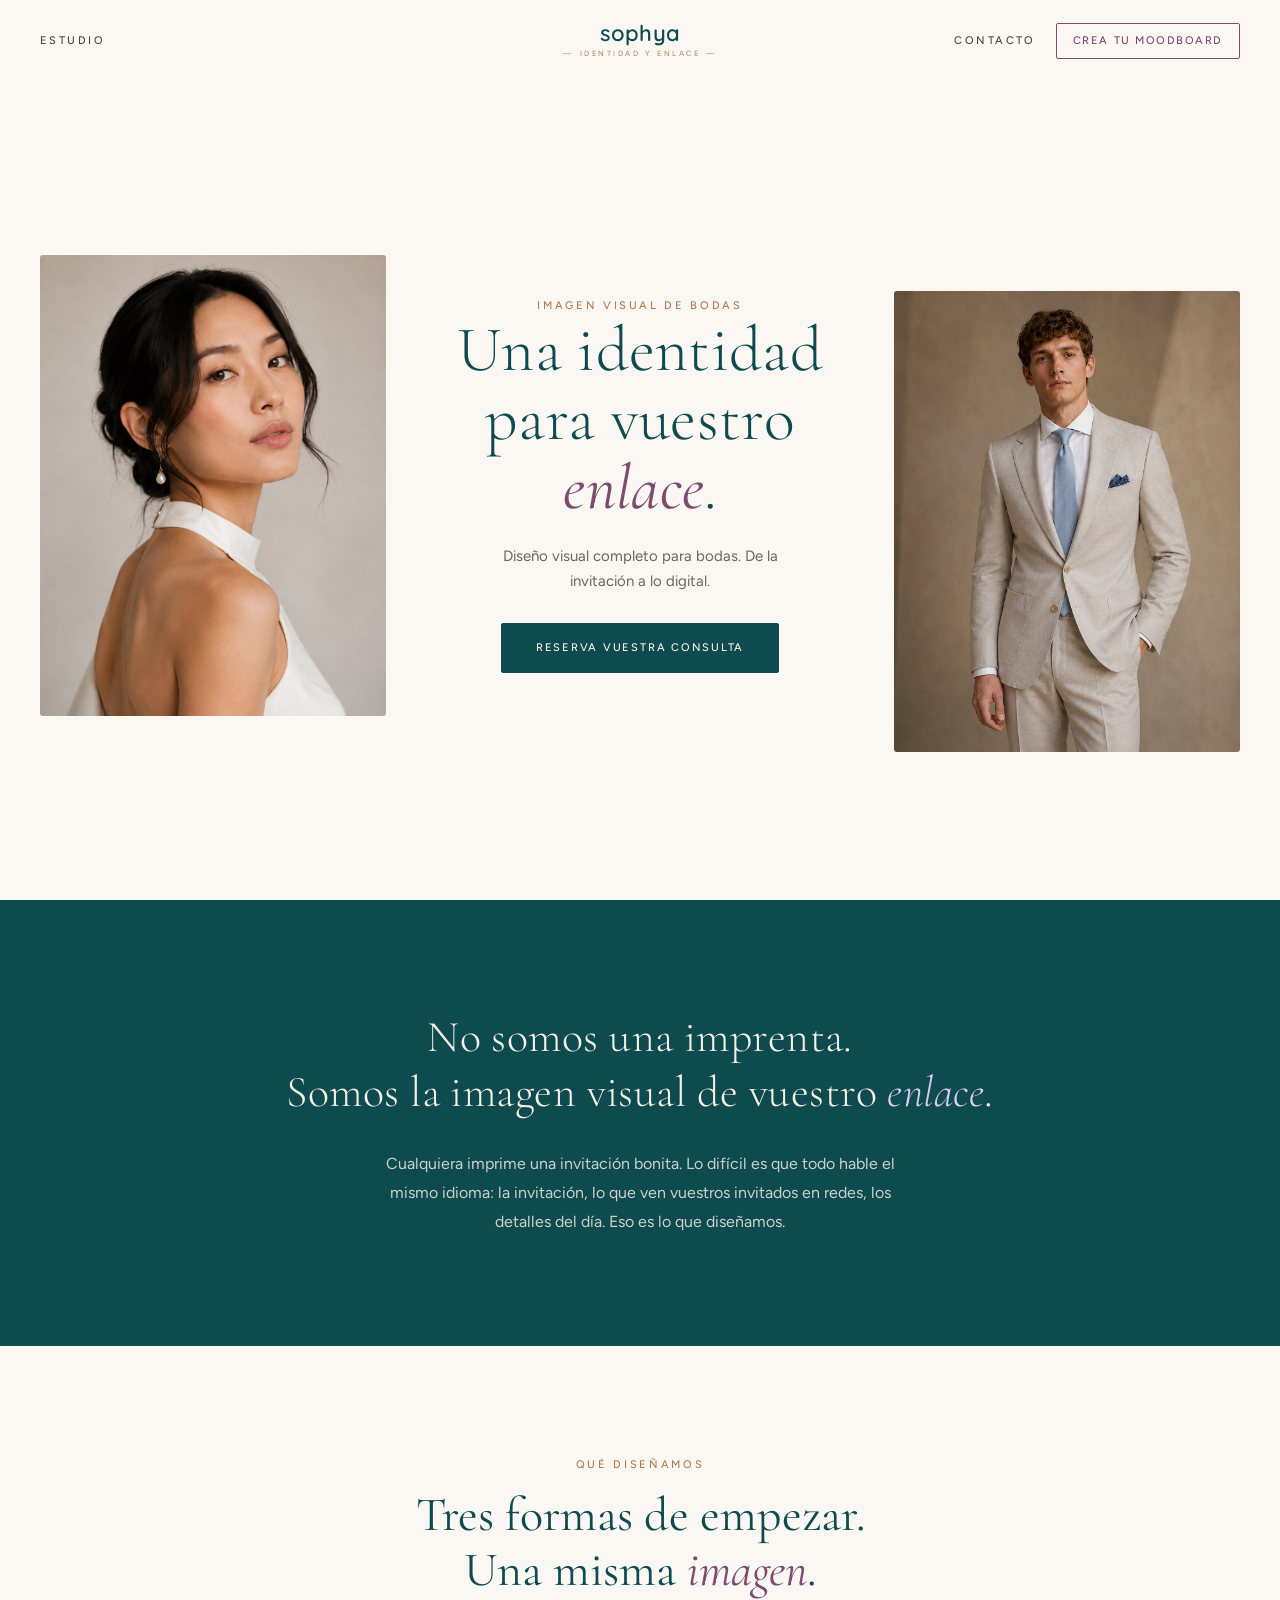
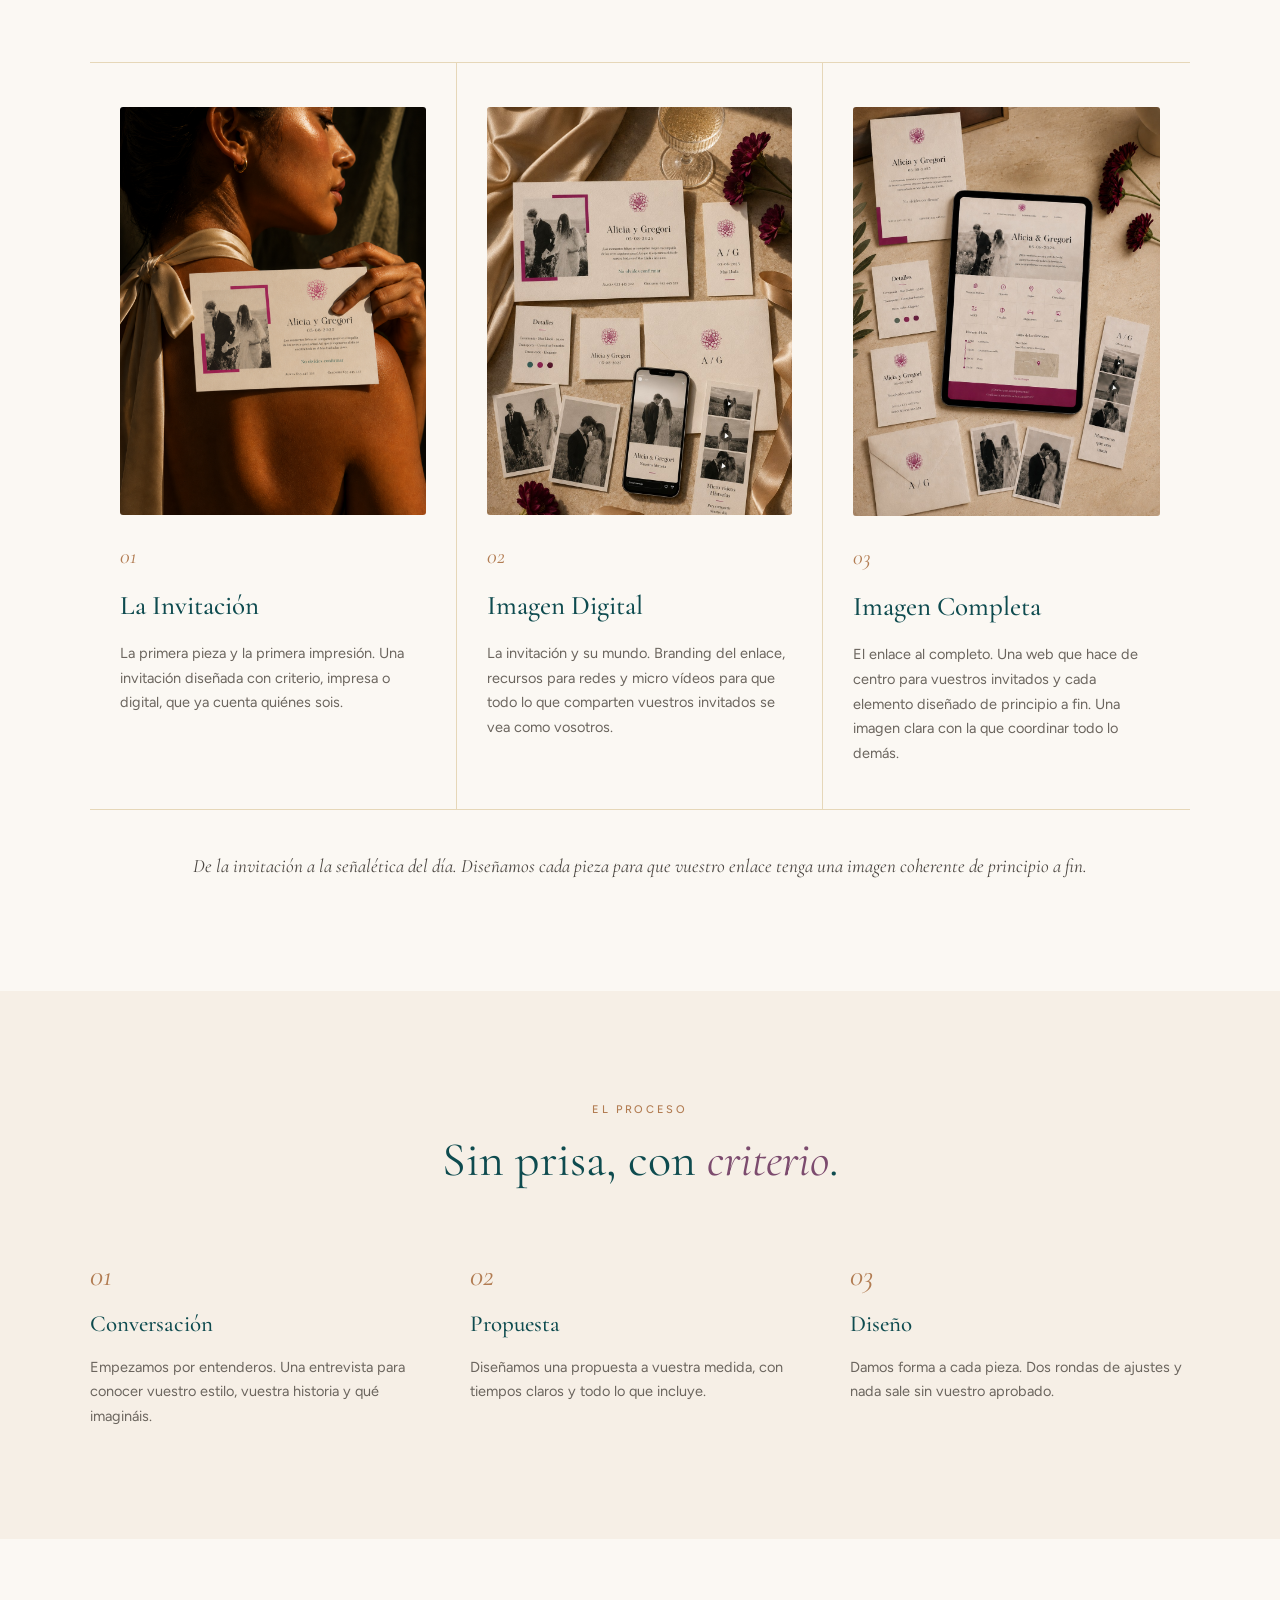
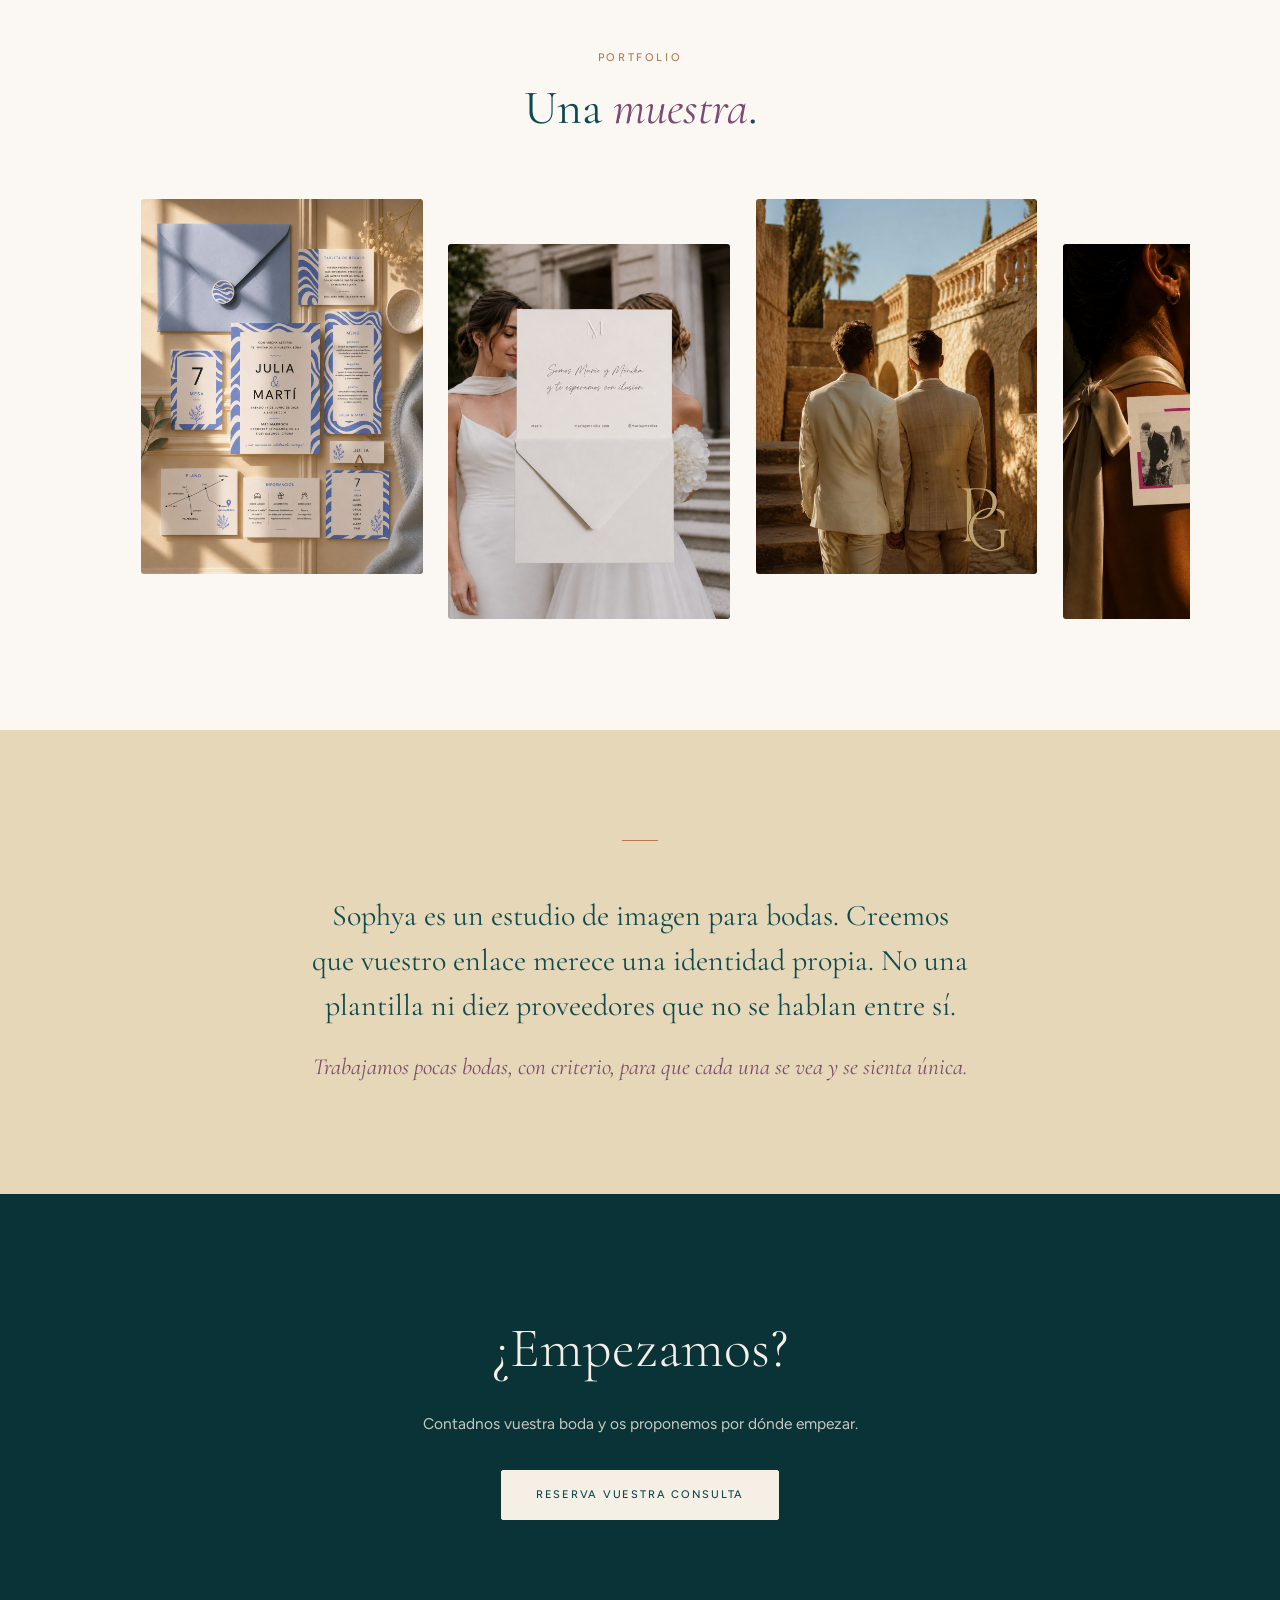
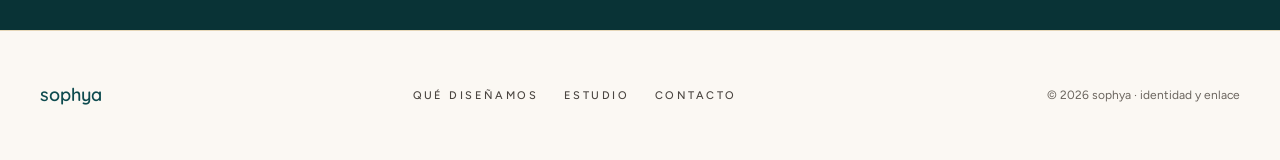
<file: index.html>
<!DOCTYPE html>
<html lang="es">
<head>
<meta charset="UTF-8">
<meta name="viewport" content="width=device-width, initial-scale=1.0">
<title>sophya — identidad y enlace</title>
<link rel="icon" type="image/png" href="images/icon-sophya.png">
<link rel="apple-touch-icon" href="images/icon-sophya.png">
<meta name="description" content="Sophya — imagen visual completa para bodas. Papelería, identidad y recursos digitales para que vuestro enlace se vea y se sienta único.">

<meta property="og:title" content="sophya — identidad y enlace">
<meta property="og:description" content="Imagen visual completa para bodas. De la invitación a lo digital.">
<meta property="og:type" content="website">
<meta property="og:image" content="images/hero-novia.png">
<meta name="theme-color" content="#0E4B4F">

<link rel="preconnect" href="https://fonts.googleapis.com">
<link rel="preconnect" href="https://fonts.gstatic.com" crossorigin>
<link href="https://fonts.googleapis.com/css2?family=Cormorant+Garamond:ital,wght@0,300;0,400;0,500;1,400;1,500&family=Figtree:wght@400;500&family=Quicksand:wght@500;600&display=swap" rel="stylesheet">

<style>
  :root {
    --teal: #0E4B4F;
    --teal-deep: #093336;
    --malva: #7C4B6E;
    --lila: #DCCCEC;
    --cobre: #B27C52;
    --crema: #F6EFE6;
    --arena: #E6D7B8;
    --white: #FBF8F3;
    --fg: #2A2622;
    --fg-muted: #4A4540;
    --fg-subtle: #6B655E;
    --line: #E6D7B8;

    --display: 'Cormorant Garamond', Georgia, serif;
    --sans: 'Figtree', -apple-system, BlinkMacSystemFont, sans-serif;
    --logo: 'Quicksand', var(--sans);
  }

  * { margin: 0; padding: 0; box-sizing: border-box; }

  html { scroll-behavior: smooth; }

  body {
    background: var(--white);
    color: var(--fg);
    font-family: var(--sans);
    font-size: 16px;
    line-height: 1.6;
    -webkit-font-smoothing: antialiased;
    -moz-osx-font-smoothing: grayscale;
  }

  .cap {
    font-family: var(--sans);
    font-size: 11px;
    font-weight: 500;
    letter-spacing: 0.24em;
    text-transform: uppercase;
    color: var(--cobre);
  }

  /* ---------- Reveal on scroll ---------- */
  .reveal {
    opacity: 0;
    transform: translateY(16px);
    transition: opacity 2.2s cubic-bezier(0.25, 0, 0.15, 1), transform 2.2s cubic-bezier(0.25, 0, 0.15, 1);
    will-change: opacity, transform;
  }
  .reveal.in { opacity: 1; transform: none; }
  @media (prefers-reduced-motion: reduce) {
    .reveal { opacity: 1; transform: none; transition: none; }
    html { scroll-behavior: auto; }
  }

  /* ---------- Nav ---------- */
  header {
    position: fixed;
    top: 0; left: 0; right: 0;
    display: grid;
    grid-template-columns: 1fr auto 1fr;
    align-items: center;
    padding: 22px 40px;
    z-index: 50;
    background: rgba(251, 248, 243, 0.82);
    backdrop-filter: blur(8px);
    border-bottom: 0.5px solid transparent;
    transition: border-color 0.4s ease, padding 0.4s ease;
  }
  header.scrolled { border-bottom-color: var(--line); padding: 16px 40px; }
  .nav-link {
    font-size: 11px;
    font-weight: 500;
    letter-spacing: 0.22em;
    text-transform: uppercase;
    color: var(--fg-muted);
    text-decoration: none;
    transition: color 0.3s ease;
  }
  .nav-link:hover { color: var(--teal); }
  .nav-moodboard {
    font-size: 11px;
    font-weight: 500;
    letter-spacing: 0.14em;
    text-transform: uppercase;
    text-decoration: none;
    color: var(--malva);
    border: 1px solid var(--malva);
    padding: 8px 16px;
    border-radius: 2px;
    transition: background 0.3s ease, color 0.3s ease;
    white-space: nowrap;
  }
  .nav-moodboard:hover { background: var(--malva); color: var(--white); }
  .nav-left { justify-self: start; }
  .nav-right { justify-self: end; display: flex; align-items: center; gap: 20px; }

  /* Hamburger */
  .nav-toggle {
    display: none;
    flex-direction: column;
    justify-content: center;
    gap: 5px;
    background: none;
    border: none;
    cursor: pointer;
    padding: 4px;
    justify-self: end;
  }
  .nav-toggle span {
    display: block;
    width: 22px;
    height: 1.5px;
    background: var(--teal);
    transition: transform 0.3s, opacity 0.3s;
  }
  .nav-toggle.open span:nth-child(1) { transform: translateY(6.5px) rotate(45deg); }
  .nav-toggle.open span:nth-child(2) { opacity: 0; }
  .nav-toggle.open span:nth-child(3) { transform: translateY(-6.5px) rotate(-45deg); }

  /* Mobile overlay */
  .nav-mobile {
    display: none;
    position: fixed;
    inset: 0;
    background: var(--white);
    z-index: 48;
    flex-direction: column;
    align-items: center;
    justify-content: center;
    gap: 40px;
  }
  .nav-mobile.open { display: flex; }
  .nav-mobile .nav-link { font-size: 13px; letter-spacing: 0.22em; }
  .nav-mobile .nav-moodboard { font-size: 12px; }
  .brand { justify-self: center; text-align: center; text-decoration: none; }
  .brand .mark {
    display: block;
    font-family: var(--logo);
    font-weight: 600;
    font-size: 22px;
    letter-spacing: 0.01em;
    color: var(--teal);
    line-height: 1;
  }
  .brand .tag {
    display: block;
    margin-top: 4px;
    font-size: 7.5px;
    letter-spacing: 0.34em;
    text-transform: uppercase;
    color: var(--cobre);
  }
  .brand .tag::before, .brand .tag::after { content: "—"; margin: 0 6px; color: var(--cobre); }

  /* ---------- Hero ---------- */
  .hero {
    min-height: 100vh;
    display: grid;
    grid-template-columns: 1fr 1.25fr 1fr;
    align-items: center;
    gap: 3vw;
    padding: 130px 40px 60px;
  }
  .hero-img {
    aspect-ratio: 3 / 4;
    object-fit: cover;
    width: 100%;
    display: block;
    border-radius: 3px;
  }
  .hero-img.delay { margin-top: 8vh; }
  .hero-copy { text-align: center; padding: 0 12px; }
  .hero-copy h1 {
    font-family: var(--display);
    font-weight: 300;
    font-size: clamp(38px, 5vw, 64px);
    line-height: 1.08;
    color: var(--teal);
    letter-spacing: 0.005em;
  }
  .hero-copy h1 em { font-style: italic; font-weight: 400; color: var(--malva); }
  .hero-copy p.sub {
    margin-top: 22px;
    font-size: 15px;
    line-height: 1.65;
    color: var(--fg-subtle);
    max-width: 30ch;
    margin-left: auto;
    margin-right: auto;
  }

  /* ---------- Buttons ---------- */
  .btn {
    display: inline-block;
    font-family: var(--sans);
    font-size: 11px;
    font-weight: 500;
    letter-spacing: 0.16em;
    text-transform: uppercase;
    text-decoration: none;
    padding: 15px 34px;
    border-radius: 2px;
    transition: background 0.3s ease, color 0.3s ease, border-color 0.3s ease;
    cursor: pointer;
    border: 1px solid var(--teal);
  }
  .btn-solid { background: var(--teal); color: var(--crema); }
  .btn-solid:hover { background: var(--teal-deep); border-color: var(--teal-deep); }
  .btn-solid.on-deep { border-color: var(--crema); background: var(--crema); color: var(--teal); }
  .btn-solid.on-deep:hover { background: var(--arena); border-color: var(--arena); }
  .hero-copy .btn { margin-top: 30px; }

  /* ---------- Sections ---------- */
  section { padding: 110px 40px; }
  .wrap { max-width: 1100px; margin: 0 auto; }
  .narrow { max-width: 760px; margin: 0 auto; }

  /* Posicionamiento */
  .position {
    background: var(--teal);
    color: var(--crema);
    text-align: center;
  }
  .position h2 {
    font-family: var(--display);
    font-weight: 300;
    font-size: clamp(28px, 3.6vw, 44px);
    line-height: 1.25;
    letter-spacing: 0.01em;
  }
  .position h2 em { font-style: italic; color: var(--lila); }
  .position p {
    margin: 30px auto 0;
    max-width: 56ch;
    font-size: 16px;
    line-height: 1.8;
    color: rgba(246, 239, 230, 0.82);
  }

  /* Section heading */
  .sec-head { text-align: center; margin-bottom: 64px; }
  .sec-head h2 {
    font-family: var(--display);
    font-weight: 400;
    font-size: clamp(30px, 4vw, 48px);
    color: var(--teal);
    line-height: 1.15;
    margin-top: 14px;
  }
  .sec-head h2 em { font-style: italic; color: var(--malva); }

  /* Capas */
  .capas { display: grid; grid-template-columns: repeat(3, 1fr); border-top: 0.5px solid var(--line); }
  .capa { padding: 44px 30px; border-bottom: 0.5px solid var(--line); }
  .capa:not(:last-child) { border-right: 0.5px solid var(--line); }
  .capa-img { display: block; width: 100%; aspect-ratio: 3 / 4; object-fit: cover; border-radius: 3px; margin-bottom: 24px; }
  .capa .num { font-family: var(--display); font-style: italic; font-size: 22px; color: var(--cobre); }
  .capa h3 {
    font-family: var(--display);
    font-weight: 500;
    font-size: 27px;
    color: var(--teal);
    margin: 10px 0 14px;
  }
  .capa p { font-size: 14.5px; line-height: 1.7; color: var(--fg-subtle); }
  .extras { text-align: center; margin-top: 40px; font-family: var(--display); font-style: italic; font-size: 19px; color: var(--fg-muted); }

  /* Proceso */
  .proceso { background: var(--crema); }
  .steps { display: grid; grid-template-columns: repeat(3, 1fr); gap: 40px; }
  .step .num { font-family: var(--display); font-style: italic; font-size: 30px; color: var(--cobre); }
  .step h3 { font-family: var(--display); font-weight: 500; font-size: 23px; color: var(--teal); margin: 6px 0 12px; }
  .step p { font-size: 14.5px; line-height: 1.7; color: var(--fg-subtle); }

  /* Portfolio — horizontal scroll */
  .port-viewport {
    position: relative;
    width: 100%;
    overflow: hidden;
    padding: 0;
  }
  .port-row {
    display: flex;
    align-items: flex-start;
    gap: 2vw;
    padding: 0 4vw;
    width: max-content;
    will-change: transform;
  }
  .port-card {
    flex: 0 0 auto;
    width: 22vw;
    min-width: 200px;
    max-width: 340px;
  }
  .port-card img {
    display: block;
    width: 100%;
    aspect-ratio: 3 / 4;
    object-fit: cover;
    border-radius: 3px;
    opacity: 1;
    transition: opacity 0.45s ease;
    will-change: opacity;
  }
  .port-card:nth-child(even) { margin-top: 5vh; }
  .port-row:has(.port-card:hover) .port-card:not(:hover) img { opacity: 0.25; }
  @media (hover: none) {
    .port-row:has(.port-card:hover) .port-card:not(:hover) img { opacity: 1; }
  }

  /* Estudio */
  .estudio { background: var(--arena); text-align: center; }
  .estudio .narrow { max-width: 660px; }
  .estudio .narrow::before {
    content: '';
    display: block;
    width: 36px;
    height: 0.5px;
    background: var(--cobre);
    margin: 0 auto 52px;
  }
  .estudio p {
    font-family: var(--display);
    font-weight: 400;
    font-size: clamp(22px, 2.6vw, 30px);
    line-height: 1.5;
    color: var(--teal);
  }
  .estudio p em { font-style: italic; color: var(--malva); }
  .estudio p + p {
    margin-top: 22px;
    font-family: var(--display);
    font-style: italic;
    font-size: clamp(18px, 1.9vw, 23px);
    color: var(--malva);
  }

  /* CTA */
  .cta { background: var(--teal-deep); color: var(--crema); text-align: center; }
  .cta h2 {
    font-family: var(--display);
    font-weight: 300;
    font-size: clamp(34px, 4.5vw, 56px);
    color: var(--crema);
  }
  .cta p { margin: 18px auto 34px; max-width: 44ch; color: rgba(246, 239, 230, 0.8); font-size: 15.5px; }

  /* Footer */
  footer {
    background: var(--white);
    padding: 50px 40px;
    display: flex;
    align-items: center;
    justify-content: space-between;
    border-top: 0.5px solid var(--line);
    flex-wrap: wrap;
    gap: 18px;
  }
  footer .mark { font-family: var(--logo); font-weight: 600; font-size: 18px; color: var(--teal); }
  footer .links { display: flex; gap: 26px; }
  footer .copy { font-size: 12px; color: var(--fg-subtle); }

  /* ---------- Responsive ---------- */
  @media (max-width: 860px) {
    header { padding: 16px 22px; grid-template-columns: auto 1fr auto; }
    .nav-left, .nav-right { display: none; }
    .brand { justify-self: center; }
    .nav-toggle { display: flex; }
    .hero {
      grid-template-columns: 1fr;
      padding: 120px 24px 50px;
      gap: 32px;
      text-align: center;
    }
    .hero-img { max-width: 320px; margin: 0 auto !important; }
    .hero-copy { order: -1; }
    .hero-img.last { display: none; }
    section { padding: 70px 24px; }
    .capas { grid-template-columns: 1fr; }
    .capa:not(:last-child) { border-right: none; }
    .steps { grid-template-columns: 1fr; gap: 34px; }
    .port-grid { grid-template-columns: 1fr 1fr; }
    .sec-head { margin-bottom: 44px; }
    footer { flex-direction: column; text-align: center; }
  }
</style>
</head>
<body>

<header id="nav">
  <a class="nav-link nav-left" href="#estudio">Estudio</a>
  <a class="brand" href="#top">
    <span class="mark">sophya</span>
    <span class="tag">identidad y enlace</span>
  </a>
  <nav class="nav-right">
    <a class="nav-link" href="mailto:laurasophialdig@gmail.com?subject=INFO%20-%20SOPHYA%20%7C%20BODAS">Contacto</a>
    <a class="nav-moodboard" href="sophya-moodboard-landing.html">Crea tu moodboard</a>
  </nav>
  <button class="nav-toggle" id="nav-toggle" aria-label="Abrir menú">
    <span></span><span></span><span></span>
  </button>
</header>

<div class="nav-mobile" id="nav-mobile">
  <a class="nav-link" href="#estudio" onclick="closeNav()">Estudio</a>
  <a class="nav-link" href="mailto:laurasophialdig@gmail.com?subject=INFO%20-%20SOPHYA%20%7C%20BODAS" onclick="closeNav()">Contacto</a>
  <a class="nav-moodboard" href="sophya-moodboard-landing.html">Crea tu moodboard</a>
</div>

<main id="top">

  <!-- Hero -->
  <section class="hero">
    <img class="hero-img reveal" src="images/hero-novia.png" alt="Retrato editorial de novia con vestido blanco">
    <div class="hero-copy reveal">
      <p class="cap">Imagen visual de bodas</p>
      <h1>Una identidad<br>para vuestro <em>enlace</em>.</h1>
      <p class="sub">Diseño visual completo para bodas. De la invitación a lo digital.</p>
      <a class="btn btn-solid" href="https://tidycal.com/sophya-estudio/reunion-45" target="_blank" rel="noopener">Reserva vuestra consulta</a>
    </div>
    <img class="hero-img delay last reveal" src="images/hero-arco.jpg" alt="Retrato editorial en arco mediterráneo">
  </section>

  <!-- Posicionamiento -->
  <section class="position">
    <div class="narrow reveal">
      <h2>No somos una imprenta.<br>Somos la imagen visual de vuestro <em>enlace</em>.</h2>
      <p>Cualquiera imprime una invitación bonita. Lo difícil es que todo hable el mismo idioma: la invitación, lo que ven vuestros invitados en redes, los detalles del día. Eso es lo que diseñamos.</p>
    </div>
  </section>

  <!-- Qué diseñamos -->
  <section id="diseno">
    <div class="wrap">
      <div class="sec-head reveal">
        <p class="cap">Qué diseñamos</p>
        <h2>Tres formas de empezar.<br>Una misma <em>imagen</em>.</h2>
      </div>
      <div class="capas reveal">
        <div class="capa">
          <img class="capa-img" src="images/muestra1.png" alt="Muestra de invitación de boda Sophya">
          <span class="num">01</span>
          <h3>La Invitación</h3>
          <p>La primera pieza y la primera impresión. Una invitación diseñada con criterio, impresa o digital, que ya cuenta quiénes sois.</p>
        </div>
        <div class="capa">
          <img class="capa-img" src="images/serviciodigital2.jpg" alt="Imagen digital para boda Sophya">
          <span class="num">02</span>
          <h3>Imagen Digital</h3>
          <p>La invitación y su mundo. Branding del enlace, recursos para redes y micro vídeos para que todo lo que comparten vuestros invitados se vea como vosotros.</p>
        </div>
        <div class="capa">
          <img class="capa-img" src="images/serviciodigital3.jpg" alt="Imagen completa para boda Sophya">
          <span class="num">03</span>
          <h3>Imagen Completa</h3>
          <p>El enlace al completo. Una web que hace de centro para vuestros invitados y cada elemento diseñado de principio a fin. Una imagen clara con la que coordinar todo lo demás.</p>
        </div>
      </div>
      <p class="extras reveal">De la invitación a la señalética del día. Diseñamos cada pieza para que vuestro enlace tenga una imagen coherente de principio a fin.</p>
    </div>
  </section>

  <!-- Proceso -->
  <section class="proceso">
    <div class="wrap">
      <div class="sec-head reveal">
        <p class="cap">El proceso</p>
        <h2>Sin prisa, con <em>criterio</em>.</h2>
      </div>
      <div class="steps reveal">
        <div class="step">
          <span class="num">01</span>
          <h3>Conversación</h3>
          <p>Empezamos por entenderos. Una entrevista para conocer vuestro estilo, vuestra historia y qué imagináis.</p>
        </div>
        <div class="step">
          <span class="num">02</span>
          <h3>Propuesta</h3>
          <p>Diseñamos una propuesta a vuestra medida, con tiempos claros y todo lo que incluye.</p>
        </div>
        <div class="step">
          <span class="num">03</span>
          <h3>Diseño</h3>
          <p>Damos forma a cada pieza. Dos rondas de ajustes y nada sale sin vuestro aprobado.</p>
        </div>
      </div>
    </div>
  </section>

  <!-- Portfolio -->
  <section id="portfolio">
    <div class="wrap">
      <div class="sec-head reveal">
        <p class="cap">Portfolio</p>
        <h2>Una <em>muestra</em>.</h2>
      </div>
      <div class="port-viewport reveal">
        <div class="port-row" id="port-row"></div>
      </div>
    </div>
  </section>

  <!-- Estudio -->
  <section id="estudio" class="estudio">
    <div class="narrow reveal">
      <p>Sophya es un estudio de imagen para bodas. Creemos que vuestro enlace merece una identidad propia. No una plantilla ni diez proveedores que no se hablan entre sí.</p>
      <p>Trabajamos pocas bodas, con criterio, para que cada una se vea y se sienta <em>única</em>.</p>
    </div>
  </section>

  <!-- CTA -->
  <section id="contacto" class="cta">
    <div class="narrow reveal">
      <h2>¿Empezamos?</h2>
      <p>Contadnos vuestra boda y os proponemos por dónde empezar.</p>
      <a class="btn btn-solid on-deep" href="https://tidycal.com/sophya-estudio/reunion-45" target="_blank" rel="noopener">Reserva vuestra consulta</a>
    </div>
  </section>

</main>

<footer>
  <span class="mark">sophya</span>
  <div class="links">
    <a class="nav-link" href="#diseno">Qué diseñamos</a>
    <a class="nav-link" href="#estudio">Estudio</a>
    <a class="nav-link" href="mailto:laurasophialdig@gmail.com?subject=INFO%20-%20SOPHYA%20%7C%20BODAS">Contacto</a>
  </div>
  <span class="copy">© <span id="year"></span> sophya · identidad y enlace</span>
</footer>

<script>
  const nav = document.getElementById('nav');
  const onScroll = () => nav.classList.toggle('scrolled', window.scrollY > 40);
  window.addEventListener('scroll', onScroll, { passive: true });
  onScroll();

  /* Mobile nav toggle */
  const toggle = document.getElementById('nav-toggle');
  const mobileNav = document.getElementById('nav-mobile');
  function closeNav() { toggle.classList.remove('open'); mobileNav.classList.remove('open'); document.body.style.overflow = ''; }
  toggle.addEventListener('click', () => {
    const isOpen = mobileNav.classList.toggle('open');
    toggle.classList.toggle('open', isOpen);
    document.body.style.overflow = isOpen ? 'hidden' : '';
  });
  document.addEventListener('keydown', e => { if (e.key === 'Escape') closeNav(); });

  const io = new IntersectionObserver((entries) => {
    entries.forEach(e => { if (e.isIntersecting) { e.target.classList.add('in'); io.unobserve(e.target); } });
  }, { threshold: 0.12, rootMargin: '0px 0px -8% 0px' });
  document.querySelectorAll('.reveal').forEach(el => io.observe(el));

  document.getElementById('year').textContent = new Date().getFullYear();

  /* ---- Portfolio: infinite horizontal scroll ---- */
  const portImages = [
    { src: 'images/muestra7.jpg',  alt: 'Retrato editorial de novia' },
    { src: 'images/muestra6.jpg',  alt: 'Papelería de boda con sobre' },
    { src: 'images/muestra2.jpg',  alt: 'Pareja en boda exterior' },
    { src: 'images/muestra1.png',  alt: 'Invitación de boda' },
    { src: 'images/muestra3.jpg',  alt: 'Retrato editorial con flor de loto' },
    { src: 'images/muestra8.jpg',  alt: 'Pareja en boda nocturna' },
    { src: 'images/muestra4.jpg',  alt: 'Flatlay de moodboard de boda' },
    { src: 'images/muestra5.png',  alt: 'Diseño de invitación' },
    { src: 'images/hero-novia.png', alt: 'Retrato de novia' },
    { src: 'images/hero-arco.jpg', alt: 'Retrato en arco mediterráneo' },
  ];

  const REPEAT = 4;
  const portRow = document.getElementById('port-row');

  for (let r = 0; r < REPEAT; r++) {
    portImages.forEach(({ src, alt }) => {
      const card = document.createElement('div');
      card.className = 'port-card';
      const img = document.createElement('img');
      img.src = src;
      img.alt = alt;
      img.loading = 'lazy';
      card.appendChild(img);
      portRow.appendChild(card);
    });
  }

  let portX = 0;
  let portVel = 0;
  const baseSpeed = -0.5;
  let setW = 0;
  let portRunning = false;

  function initPortScroll() {
    const cards = portRow.querySelectorAll('.port-card');
    if (cards.length < portImages.length * 2) return;
    const a = cards[0].getBoundingClientRect().left;
    const b = cards[portImages.length].getBoundingClientRect().left;
    setW = b - a;
    if (setW <= 0) return;
    window.addEventListener('wheel', (e) => {
      if (Math.abs(e.deltaX) > Math.abs(e.deltaY)) return;
      portVel -= e.deltaY * 0.4;
    }, { passive: true });
    portTick();
  }

  function portTick() {
    if (!portRunning) { requestAnimationFrame(portTick); return; }
    portX += baseSpeed + portVel;
    portVel *= 0.92;
    if (Math.abs(portVel) < 0.01) portVel = 0;
    if (setW > 0) {
      while (portX <= -setW) portX += setW;
      while (portX > 0) portX -= setW;
    }
    portRow.style.transform = `translateX(${portX}px)`;
    requestAnimationFrame(portTick);
  }

  const portObserver = new IntersectionObserver((entries) => {
    entries.forEach(e => {
      if (e.isIntersecting && !portRunning) {
        setTimeout(() => {
          portRunning = true;
          initPortScroll();
        }, 800);
        portObserver.unobserve(e.target);
      }
    });
  }, { threshold: 0.2 });
  portObserver.observe(document.getElementById('portfolio'));

  requestAnimationFrame(portTick);
</script>
</body>
</html>
</file>
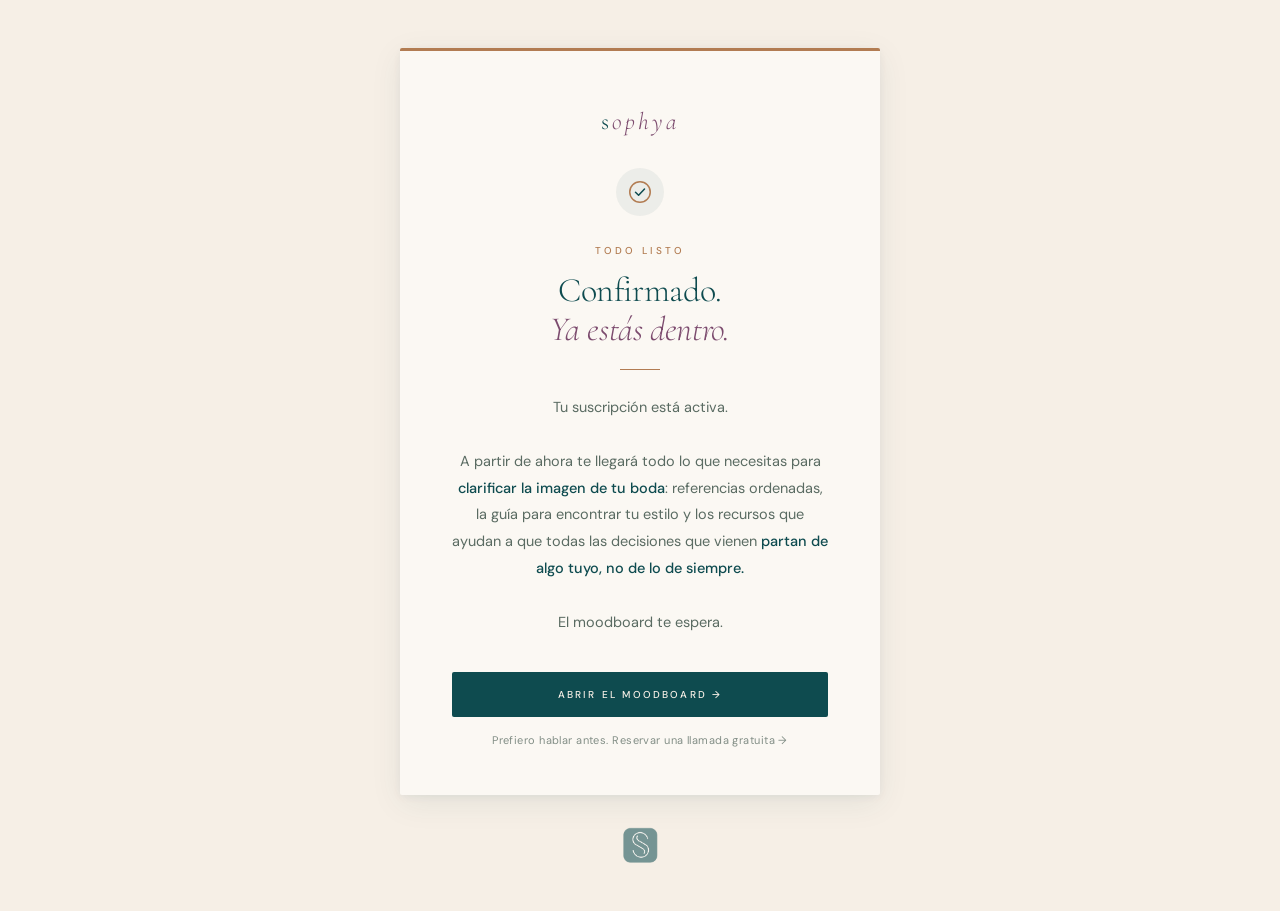
<file: confirmacion.html>
<!DOCTYPE html>
<html lang="es">
<head>
<meta charset="UTF-8">
<meta name="viewport" content="width=device-width, initial-scale=1.0">
<title>Confirmado — Sophya</title>
<link rel="icon" type="image/png" href="images/icon-sophya.png">
<link rel="apple-touch-icon" href="images/icon-sophya.png">
<link href="https://fonts.googleapis.com/css2?family=Cormorant+Garamond:ital,wght@0,300;0,400;1,300;1,400&family=DM+Sans:wght@300;400;500&display=swap" rel="stylesheet">
<style>
*{margin:0;padding:0;box-sizing:border-box}
:root{
  --teal:#0E4B4F;
  --teal-deep:#093336;
  --malva:#7C4B6E;
  --cobre:#B27C52;
  --crema:#F6EFE6;
  --arena:#E6D7B8;
  --white:#FBF8F3;
  --muted:#5A6B62;
  --font-serif:'Cormorant Garamond',serif;
  --font-sans:'DM Sans',sans-serif;
  --dur:340ms;
  --ease:cubic-bezier(.25,0,.15,1);
}

html,body{
  min-height:100%;
  font-family:var(--font-sans);
  background:var(--crema);
  color:var(--teal-deep);
}

/* ---- LAYOUT ---- */
.page{
  min-height:100vh;
  display:flex;
  flex-direction:column;
  align-items:center;
  justify-content:center;
  padding:48px 24px;
}

/* ---- CARD ---- */
.card{
  background:var(--white);
  border-top:3px solid var(--cobre);
  border-radius:2px;
  padding:56px 52px 48px;
  max-width:480px;
  width:100%;
  text-align:center;
  box-shadow:0 2px 8px rgba(14,75,79,.06), 0 8px 32px rgba(14,75,79,.08);
}

/* ---- LOGO ---- */
.logo{
  font-family:var(--font-serif);
  font-size:24px;
  font-weight:300;
  letter-spacing:.12em;
  color:var(--teal);
  text-transform:lowercase;
  margin-bottom:32px;
  display:block;
  text-decoration:none;
}
.logo em{font-style:italic;color:var(--malva)}

/* ---- CHECK ---- */
.check{
  width:48px;
  height:48px;
  border-radius:50%;
  background:rgba(14,75,79,.06);
  display:flex;
  align-items:center;
  justify-content:center;
  margin:0 auto 28px;
}
.check svg{display:block}

/* ---- COPY ---- */
.eyebrow{
  font-size:10px;
  font-weight:500;
  letter-spacing:.3em;
  text-transform:uppercase;
  color:var(--cobre);
  margin-bottom:14px;
}

h1{
  font-family:var(--font-serif);
  font-size:34px;
  font-weight:300;
  line-height:1.15;
  color:var(--teal);
  margin-bottom:20px;
  letter-spacing:-.01em;
}
h1 em{color:var(--malva);font-style:italic}

.line-deco{
  width:40px;
  height:1px;
  background:var(--cobre);
  margin:0 auto 24px;
}

.body{
  font-size:14.5px;
  line-height:1.85;
  color:var(--muted);
  margin-bottom:36px;
}
.body strong{
  color:var(--teal);
  font-weight:500;
}

/* ---- CTA ---- */
.btn-main{
  display:block;
  width:100%;
  padding:16px 24px;
  background:var(--teal);
  color:var(--crema);
  font-family:var(--font-sans);
  font-size:10px;
  font-weight:500;
  letter-spacing:.22em;
  text-transform:uppercase;
  text-decoration:none;
  border-radius:2px;
  transition:background var(--dur) var(--ease);
  margin-bottom:16px;
}
.btn-main:hover{background:var(--teal-deep)}

.btn-sec{
  display:block;
  font-size:11px;
  font-weight:400;
  color:var(--muted);
  text-decoration:none;
  letter-spacing:.04em;
  opacity:.75;
  transition:opacity var(--dur) var(--ease);
}
.btn-sec:hover{opacity:1;color:var(--teal)}

/* ---- FOOTER ---- */
.footer-logo{
  display:block;
  margin-top:32px;
  opacity:.55;
  transition:opacity .25s;
}
.footer-logo:hover{opacity:.9}
.footer-logo img{
  width:36px;
  height:36px;
  border-radius:8px;
  display:block;
}

/* ---- REVEAL ---- */
.card{
  animation:fadeUp .7s var(--ease) both;
}
@keyframes fadeUp{
  from{opacity:0;transform:translateY(18px)}
  to{opacity:1;transform:none}
}

/* ---- MOBILE ---- */
@media(max-width:520px){
  .card{padding:44px 28px 36px}
  h1{font-size:28px}
}
</style>
</head>
<body>

<div class="page">
  <div class="card">

    <a class="logo" href="https://sophya-estudio.vercel.app">s<em>ophya</em></a>

    <div class="check">
      <svg width="22" height="22" viewBox="0 0 22 22" fill="none" xmlns="http://www.w3.org/2000/svg">
        <circle cx="11" cy="11" r="10.25" stroke="#B27C52" stroke-width="1.5"/>
        <path d="M6.5 11.2L9.6 14.3L15.5 8" stroke="#0E4B4F" stroke-width="1.5" stroke-linecap="round" stroke-linejoin="round"/>
      </svg>
    </div>

    <p class="eyebrow">Todo listo</p>

    <h1>Confirmado.<br><em>Ya estás dentro.</em></h1>

    <div class="line-deco"></div>

    <p class="body">
      Tu suscripción está activa.<br><br>
      A partir de ahora te llegará todo lo que necesitas para
      <strong>clarificar la imagen de tu boda</strong>: referencias ordenadas,
      la guía para encontrar tu estilo y los recursos que ayudan a que
      todas las decisiones que vienen <strong>partan de algo tuyo,
      no de lo de siempre.</strong><br><br>
      El moodboard te espera.
    </p>

    <a class="btn-main" href="https://sophya-estudio.vercel.app/sophya-moodboard">
      Abrir el moodboard →
    </a>

    <a class="btn-sec" href="https://tidycal.com/sophya-estudio/reunion-45" target="_blank" rel="noopener">
      Prefiero hablar antes. Reservar una llamada gratuita →
    </a>

  </div>

  <a class="footer-logo" href="https://sophya-estudio.vercel.app">
    <img src="images/icon-sophya.png" alt="Sophya">
  </a>
</div>

</body>
</html>
</file>
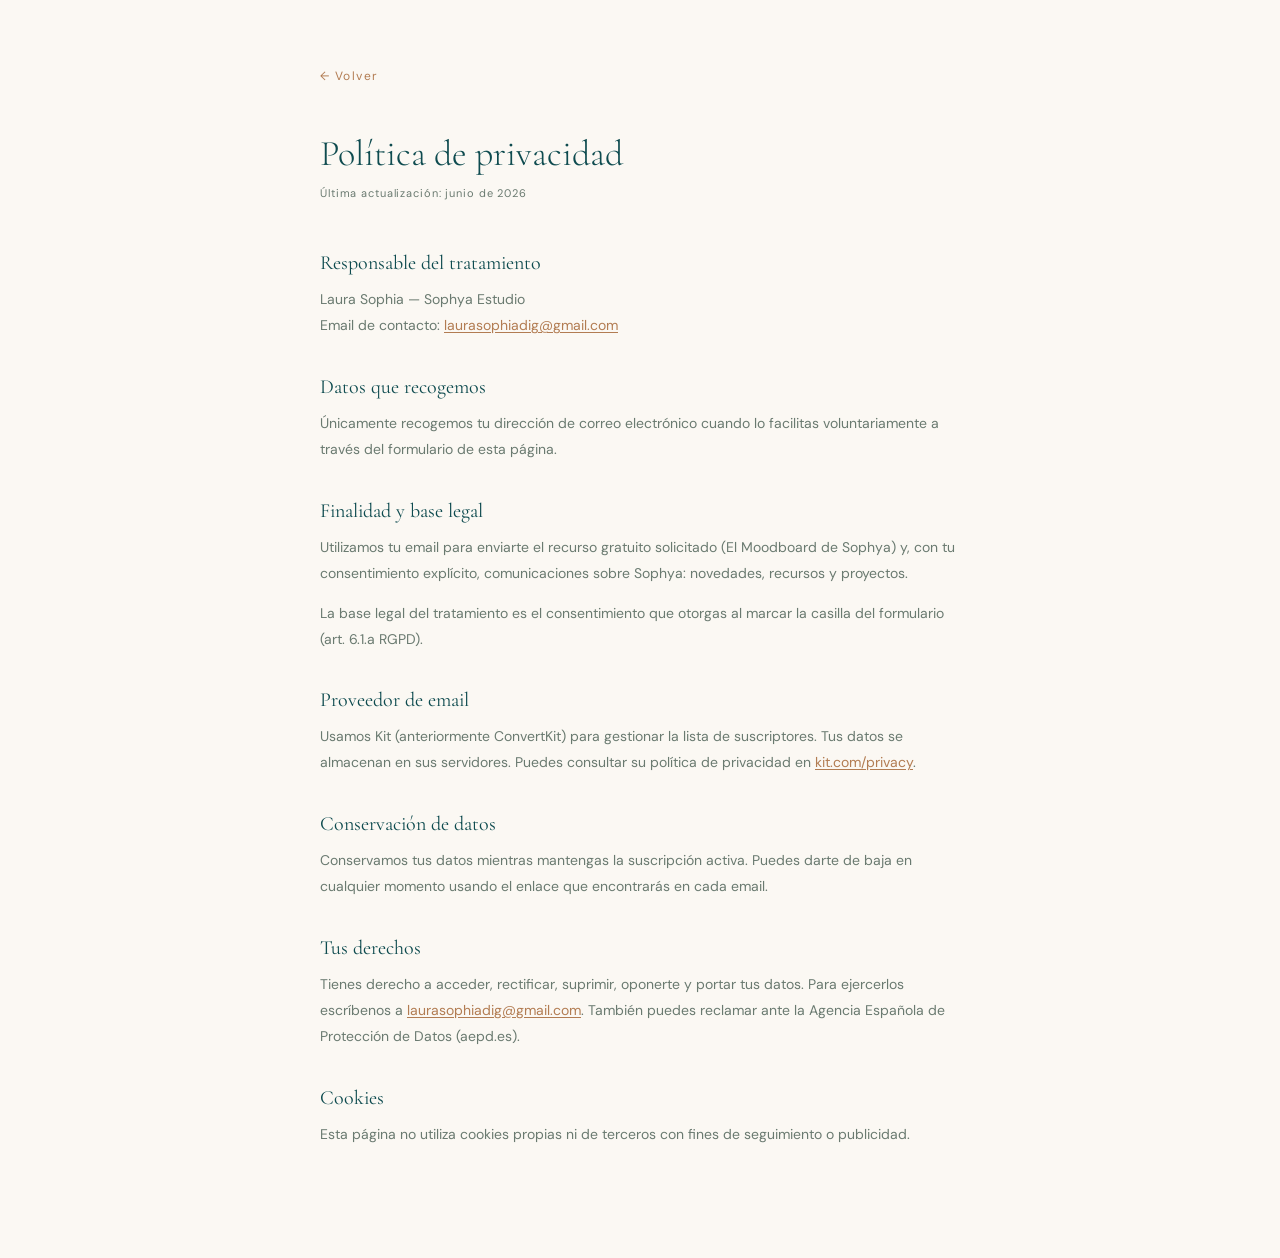
<file: privacidad.html>
<!DOCTYPE html>
<html lang="es">
<head>
<meta charset="UTF-8">
<meta name="viewport" content="width=device-width, initial-scale=1.0">
<title>Política de privacidad — Sophya</title>
<link rel="icon" type="image/png" href="images/icon-sophya.png">
<link rel="apple-touch-icon" href="images/icon-sophya.png">
<link href="https://fonts.googleapis.com/css2?family=Cormorant+Garamond:ital,wght@0,300;0,400;1,300;1,400&family=DM+Sans:wght@300;400;500&display=swap" rel="stylesheet">
<style>
*{margin:0;padding:0;box-sizing:border-box}
:root{
  --teal:#0E4B4F;--teal-deep:#093336;--cobre:#B27C52;
  --crema:#F6EFE6;--white:#FBF8F3;--muted:#6A7A70;
  --font-serif:'Cormorant Garamond',serif;
  --font-sans:'DM Sans',sans-serif;
}
body{font-family:var(--font-sans);background:var(--white);color:var(--teal-deep);padding:64px 40px 96px;max-width:720px;margin:0 auto}
.back{font-size:12px;letter-spacing:.12em;color:var(--cobre);text-decoration:none;display:inline-block;margin-bottom:48px}
.back:hover{opacity:.7}
h1{font-family:var(--font-serif);font-size:36px;font-weight:300;color:var(--teal);margin-bottom:8px}
.updated{font-size:11px;color:var(--muted);letter-spacing:.08em;margin-bottom:48px}
h2{font-family:var(--font-serif);font-size:20px;font-weight:400;color:var(--teal);margin:36px 0 12px}
p{font-size:14px;line-height:1.85;color:var(--muted);margin-bottom:14px}
a{color:var(--cobre);text-underline-offset:2px}
</style>
</head>
<body>

<a class="back" href="sophya-moodboard-landing.html">← Volver</a>

<h1>Política de privacidad</h1>
<p class="updated">Última actualización: junio de 2026</p>

<h2>Responsable del tratamiento</h2>
<p>Laura Sophia — Sophya Estudio<br>
   Email de contacto: <a href="mailto:laurasophiadig@gmail.com">laurasophiadig@gmail.com</a></p>

<h2>Datos que recogemos</h2>
<p>Únicamente recogemos tu dirección de correo electrónico cuando lo facilitas voluntariamente a través del formulario de esta página.</p>

<h2>Finalidad y base legal</h2>
<p>Utilizamos tu email para enviarte el recurso gratuito solicitado (El Moodboard de Sophya) y, con tu consentimiento explícito, comunicaciones sobre Sophya: novedades, recursos y proyectos.</p>
<p>La base legal del tratamiento es el consentimiento que otorgas al marcar la casilla del formulario (art. 6.1.a RGPD).</p>

<h2>Proveedor de email</h2>
<p>Usamos Kit (anteriormente ConvertKit) para gestionar la lista de suscriptores. Tus datos se almacenan en sus servidores. Puedes consultar su política de privacidad en <a href="https://kit.com/privacy" target="_blank">kit.com/privacy</a>.</p>

<h2>Conservación de datos</h2>
<p>Conservamos tus datos mientras mantengas la suscripción activa. Puedes darte de baja en cualquier momento usando el enlace que encontrarás en cada email.</p>

<h2>Tus derechos</h2>
<p>Tienes derecho a acceder, rectificar, suprimir, oponerte y portar tus datos. Para ejercerlos escríbenos a <a href="mailto:laurasophiadig@gmail.com">laurasophiadig@gmail.com</a>. También puedes reclamar ante la Agencia Española de Protección de Datos (aepd.es).</p>

<h2>Cookies</h2>
<p>Esta página no utiliza cookies propias ni de terceros con fines de seguimiento o publicidad.</p>

</body>
</html>
</file>
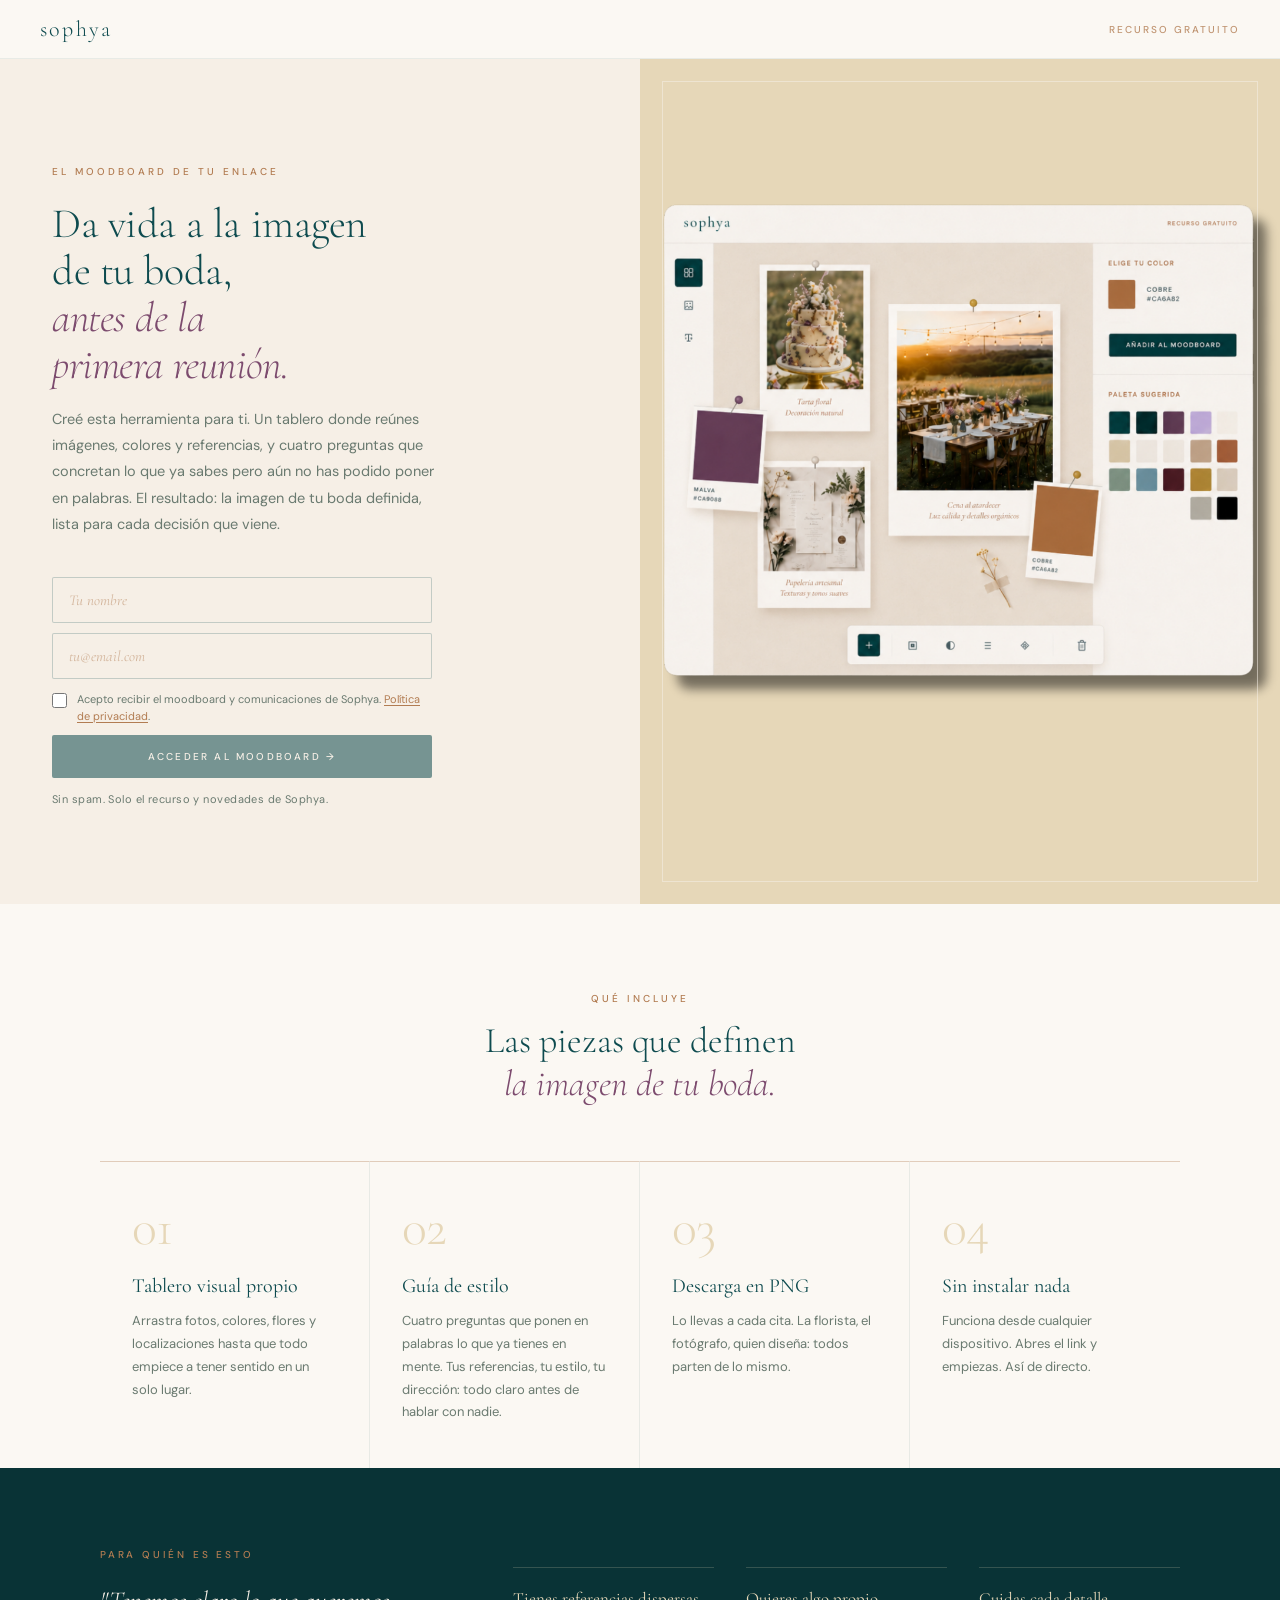
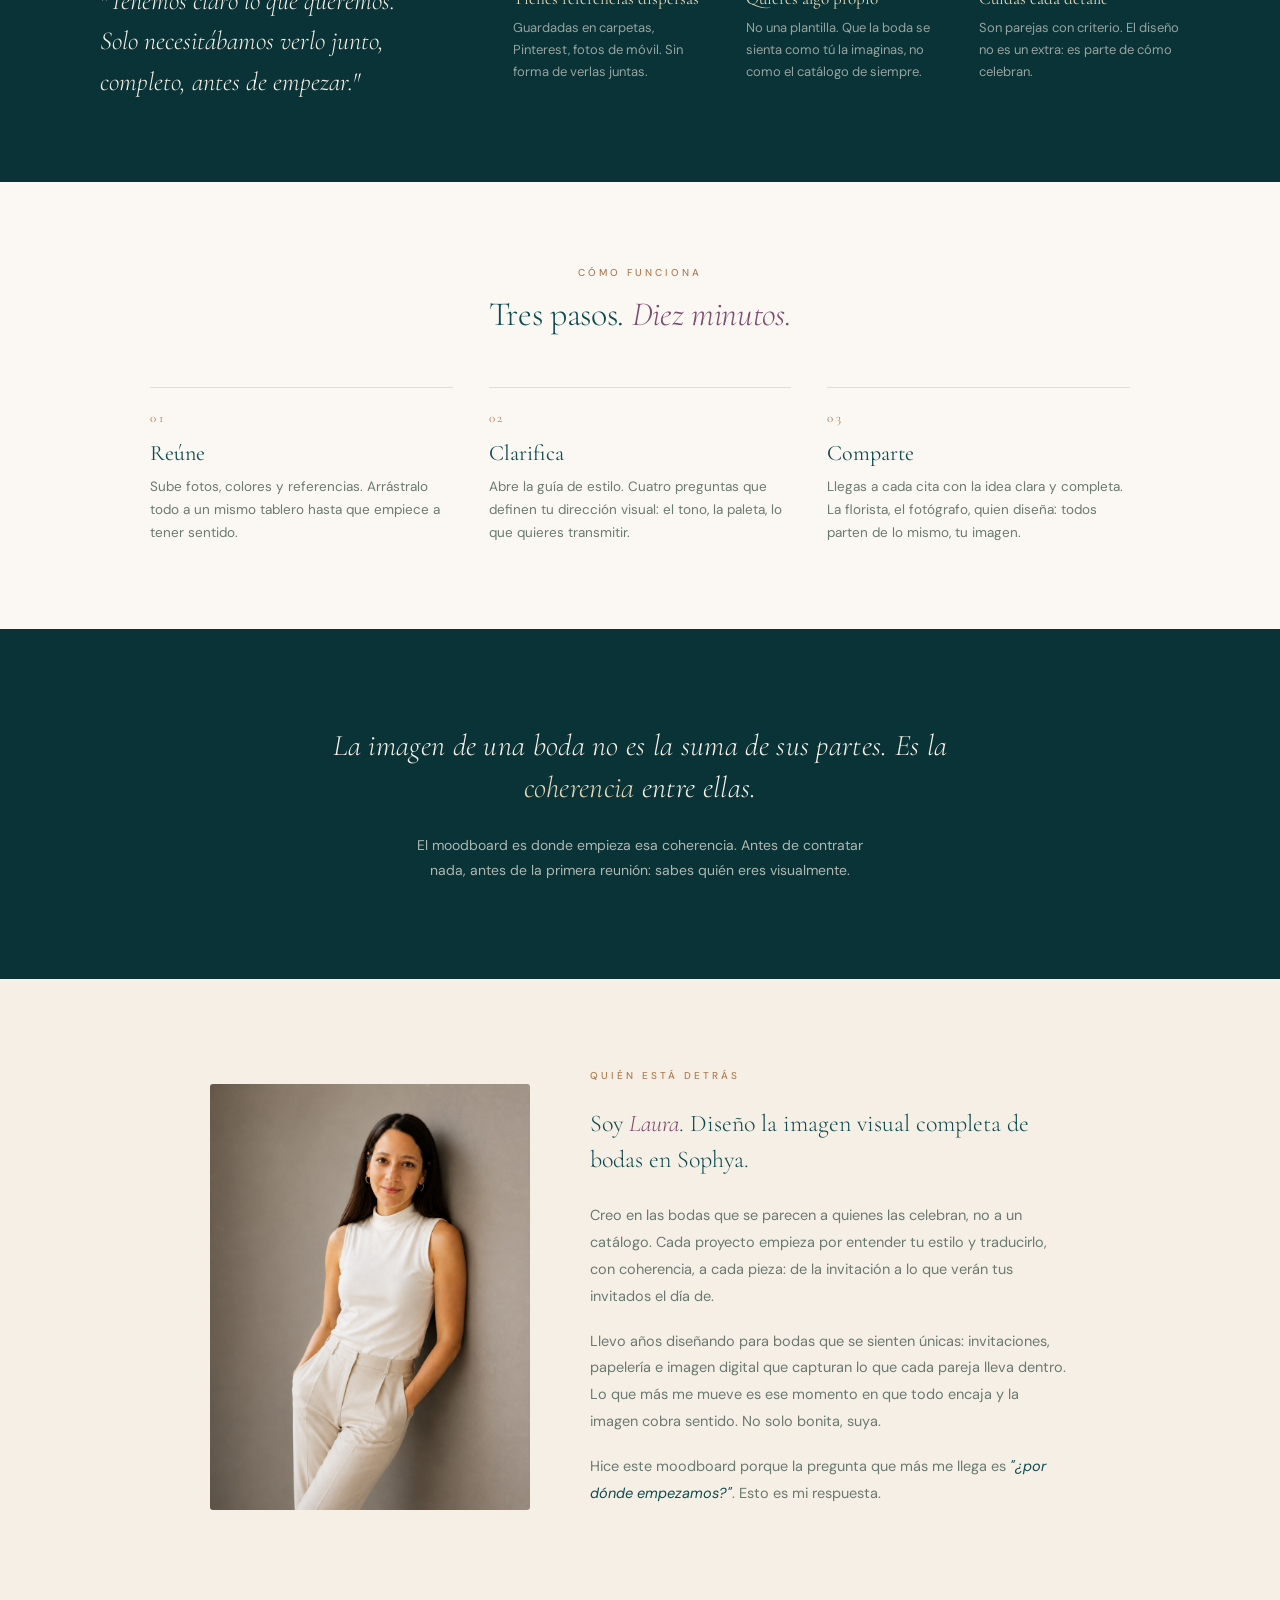
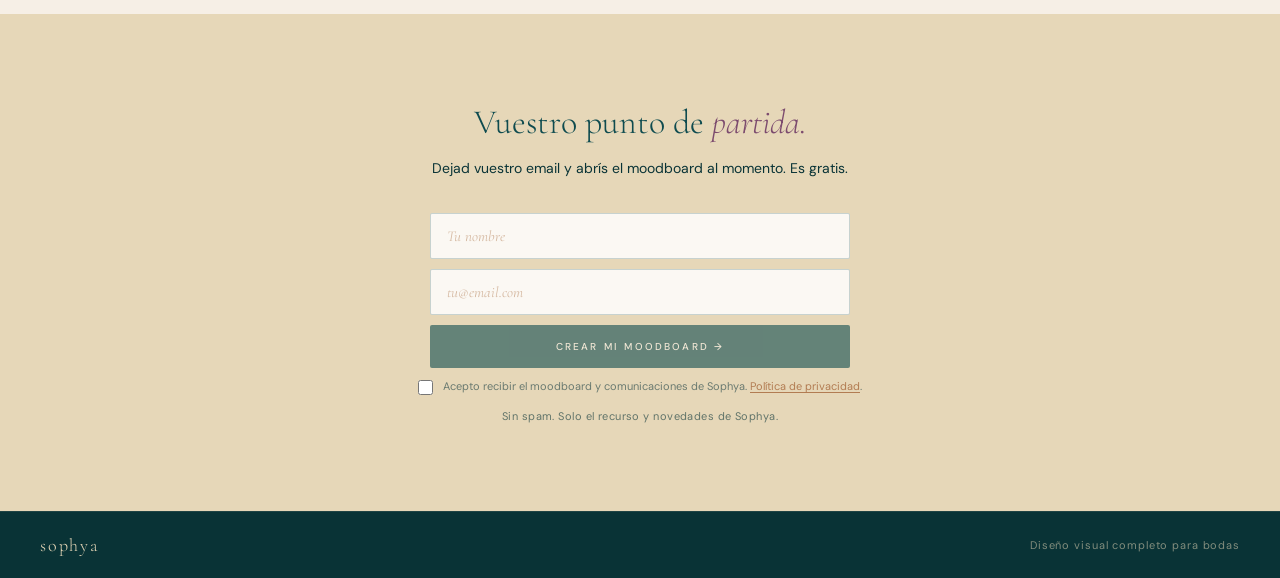
<file: sophya-moodboard-landing.html>
﻿<!DOCTYPE html>
<html lang="es">
<head>
<meta charset="UTF-8">
<meta name="viewport" content="width=device-width, initial-scale=1.0">
<title>El Moodboard de Sophya — Gratis para parejas</title>
<link rel="icon" type="image/png" href="images/icon-sophya.png">
<link rel="apple-touch-icon" href="images/icon-sophya.png">
<link href="https://fonts.googleapis.com/css2?family=Cormorant+Garamond:ital,wght@0,300;0,400;1,300;1,400&family=DM+Sans:wght@300;400;500&display=swap" rel="stylesheet">
<style>
*{margin:0;padding:0;box-sizing:border-box}
:root{
  --teal:#0E4B4F;
  --teal-deep:#093336;
  --malva:#7C4B6E;
  --cobre:#B27C52;
  --crema:#F6EFE6;
  --arena:#E6D7B8;
  --white:#FBF8F3;
  --ink:#0a0a0a;
  --muted:#6A7A70;
  --font-serif:'Cormorant Garamond',serif;
  --font-sans:'DM Sans',sans-serif;
  --r:2px;
  --sh:0 1px 6px rgba(14,75,79,.08),0 3px 14px rgba(14,75,79,.06);
  --sh-lift:0 4px 24px rgba(14,75,79,.14);
  --dur:260ms;
  --ease:cubic-bezier(.4,0,.2,1);
}
html,body{min-height:100%;font-family:var(--font-sans);background:var(--crema);color:var(--teal-deep)}

/* NAV */
nav{display:flex;align-items:center;justify-content:space-between;padding:16px 40px;background:var(--white);border-bottom:1px solid rgba(14,75,79,.08);position:sticky;top:0;z-index:10}
.logo{font-family:var(--font-serif);font-size:22px;font-weight:300;letter-spacing:.1em;color:var(--teal);text-transform:lowercase}
.nav-tag{font-size:10px;font-weight:500;letter-spacing:.2em;text-transform:uppercase;color:var(--cobre);opacity:.8}

/* HERO GRID */
.hero{display:grid;grid-template-columns:1fr 1fr;min-height:calc(100vh - 55px)}
@media(max-width:720px){.hero{grid-template-columns:1fr}}

/* LEFT */
.left{padding:64px 52px 56px;background:var(--crema);display:flex;flex-direction:column;justify-content:center}
.eyebrow{font-size:10px;font-weight:500;letter-spacing:.3em;text-transform:uppercase;color:var(--cobre);margin-bottom:22px}
h1{font-family:var(--font-serif);font-size:42px;font-weight:300;line-height:1.12;color:var(--teal);letter-spacing:-.01em;margin-bottom:18px}
h1 em{color:var(--malva);font-style:italic}
.sub{font-size:14.5px;line-height:1.8;color:var(--muted);margin-bottom:40px;max-width:400px}

/* FORM */
.form-wrap{max-width:380px}
.form-wrap form{display:flex;flex-direction:column;gap:10px}
input[type=email],input[type=text]{
  width:100%;padding:13px 16px;
  border:1px solid rgba(14,75,79,.22);border-radius:var(--r);
  background:var(--crema);font-family:var(--font-sans);font-size:14px;
  color:var(--teal-deep);outline:none;transition:border-color var(--dur) var(--ease)
}
input[type=email]:focus,input[type=text]:focus{border-color:var(--cobre)}
input[type=email]::placeholder,input[type=text]::placeholder{color:var(--cobre);opacity:.5;font-style:italic;font-family:var(--font-serif);font-size:15px}
#submit-btn{
  width:100%;padding:15px 24px;background:var(--teal);color:var(--crema);
  border:none;border-radius:var(--r);font-family:var(--font-sans);
  font-size:10px;font-weight:500;letter-spacing:.22em;text-transform:uppercase;
  cursor:pointer;transition:background var(--dur) var(--ease)
}
#submit-btn:hover{background:var(--teal-deep)}
#submit-btn:disabled{opacity:.55;cursor:not-allowed}
.form-note{font-size:11px;color:var(--muted);margin-top:4px;letter-spacing:.04em}
.gdpr-wrap{display:flex;align-items:flex-start;gap:10px;margin-top:2px}
.gdpr-wrap input[type=checkbox]{width:15px;height:15px;flex-shrink:0;margin-top:2px;accent-color:var(--teal);cursor:pointer}
.gdpr-label{font-size:11px;line-height:1.55;color:var(--muted)}
.gdpr-label a{color:var(--cobre);text-decoration:underline;text-underline-offset:2px}

/* STATE — success */
.form-success{display:none;padding:20px;background:rgba(14,75,79,.06);border-radius:var(--r);border-left:2px solid var(--cobre);font-family:var(--font-serif);font-size:16px;font-style:italic;color:var(--teal);line-height:1.7}

/* RIGHT — VISUAL */
.hero-visual{position:relative;background:var(--arena);overflow:hidden;min-height:calc(100vh - 55px)}
@media(max-width:720px){.hero-visual{min-height:60vh}}
.hv-img{position:absolute;inset:0;width:100%;height:100%;object-fit:cover;object-position:center 30%}
.hv-frame{position:absolute;inset:22px;border:1px solid rgba(246,239,230,.55);pointer-events:none;z-index:2}
.hv-tag{position:absolute;top:38px;left:38px;z-index:3;font-size:10px;font-weight:500;letter-spacing:.24em;text-transform:uppercase;color:var(--crema);background:rgba(9,51,54,.55);backdrop-filter:blur(4px);padding:8px 14px}
/* tarjeta paleta flotante — evoca el moodboard */
.hv-card{position:absolute;bottom:38px;left:38px;right:38px;max-width:300px;z-index:3;background:rgba(251,248,243,.94);backdrop-filter:blur(6px);padding:16px 18px;box-shadow:0 8px 28px rgba(9,51,54,.22);border-left:2px solid var(--cobre)}
.hv-card-lbl{font-size:9px;font-weight:500;letter-spacing:.22em;text-transform:uppercase;color:var(--cobre);margin-bottom:10px}
.hv-swatches{display:flex;gap:0;margin-bottom:12px}
.hv-swatches span{flex:1;height:30px}
.hv-card-q{font-family:var(--font-serif);font-size:15px;font-style:italic;font-weight:300;color:var(--teal);line-height:1.5}

/* QUÉ INCLUYE */
.includes{padding:88px 40px 0;background:var(--white)}
.inc-header{text-align:center;margin-bottom:56px}
.inc-eyebrow{font-size:10px;font-weight:500;letter-spacing:.3em;text-transform:uppercase;color:var(--cobre);margin-bottom:14px}
.inc-title{font-family:var(--font-serif);font-size:36px;font-weight:300;color:var(--teal);line-height:1.2}
.inc-title em{color:var(--malva);font-style:italic}
.inc-cards{display:grid;grid-template-columns:repeat(4,1fr);gap:0;max-width:1080px;margin:0 auto}
@media(max-width:900px){.inc-cards{grid-template-columns:repeat(2,1fr)}}
@media(max-width:520px){.inc-cards{grid-template-columns:1fr}}
.inc-card{padding:40px 32px 44px;border-top:1px solid rgba(178,124,82,.35);border-right:1px solid rgba(14,75,79,.08)}
.inc-card:last-child{border-right:none}
@media(max-width:900px){.inc-card:nth-child(2){border-right:none}.inc-card:nth-child(3){border-right:1px solid rgba(14,75,79,.08)}.inc-card:nth-child(4){border-right:none}}
.inc-n{font-family:var(--font-serif);font-size:52px;font-weight:300;color:var(--arena);line-height:1;margin-bottom:20px;letter-spacing:-.02em}
.inc-card-t{font-family:var(--font-serif);font-size:20px;font-weight:400;color:var(--teal);margin-bottom:12px;line-height:1.2}
.inc-card-d{font-size:13px;line-height:1.75;color:var(--muted)}

/* PARA QUIÉN */
.for-who{background:var(--teal-deep);padding:80px 40px}
.for-inner{max-width:1080px;margin:0 auto;display:grid;grid-template-columns:1fr 2fr;gap:80px;align-items:center}
@media(max-width:760px){.for-inner{grid-template-columns:1fr;gap:48px}}
.for-quote-lbl{font-size:10px;font-weight:500;letter-spacing:.28em;text-transform:uppercase;color:var(--cobre);margin-bottom:20px}
.for-quote{font-family:var(--font-serif);font-size:26px;font-weight:300;font-style:italic;color:var(--crema);line-height:1.55}
.for-items{display:grid;grid-template-columns:repeat(3,1fr);gap:32px}
@media(max-width:640px){.for-items{grid-template-columns:1fr;gap:24px}}
.for-item{border-top:1px solid rgba(230,215,184,.2);padding-top:20px}
.for-item-t{font-family:var(--font-serif);font-size:17px;font-weight:400;color:var(--arena);margin-bottom:8px}
.for-item-d{font-size:13px;line-height:1.7;color:rgba(246,239,230,.6)}

/* SECCIÓN GENÉRICA */
.sec-head{text-align:center;max-width:560px;margin:0 auto 52px}
.sec-eyebrow{font-size:10px;font-weight:500;letter-spacing:.3em;text-transform:uppercase;color:var(--cobre);margin-bottom:16px}
.sec-title{font-family:var(--font-serif);font-size:34px;font-weight:300;line-height:1.18;color:var(--teal);letter-spacing:-.01em}
.sec-title em{color:var(--malva);font-style:italic}

/* CÓMO FUNCIONA */
.how{padding:84px 40px;background:var(--white)}
.steps{display:grid;grid-template-columns:repeat(3,1fr);gap:36px;max-width:980px;margin:0 auto}
@media(max-width:720px){.steps{grid-template-columns:1fr;gap:28px}}
.step{border-top:1px solid rgba(14,75,79,.14);padding-top:22px}
.step-num{font-family:var(--font-serif);font-size:13px;font-weight:400;letter-spacing:.2em;color:var(--cobre);margin-bottom:14px}
.step-t{font-family:var(--font-serif);font-size:22px;font-weight:400;color:var(--teal);margin-bottom:10px}
.step-d{font-size:13.5px;line-height:1.7;color:var(--muted)}

/* FILOSOFÍA */
.philo{padding:96px 40px;background:var(--teal-deep);text-align:center}
.philo-q{font-family:var(--font-serif);font-size:30px;font-weight:300;font-style:italic;line-height:1.4;color:var(--crema);max-width:680px;margin:0 auto 24px;letter-spacing:.01em}
.philo-q span{color:var(--arena)}
.philo-s{font-size:14px;line-height:1.8;color:rgba(246,239,230,.7);max-width:480px;margin:0 auto}

/* CTA CIERRE */
.cta{padding:88px 40px;background:var(--arena);text-align:center}
.cta-t{font-family:var(--font-serif);font-size:34px;font-weight:300;color:var(--teal);margin-bottom:14px}
.cta-t em{color:var(--malva);font-style:italic}
.cta-s{font-size:14px;line-height:1.7;color:var(--teal-deep);opacity:.75;max-width:420px;margin:0 auto 32px}
.cta-btn{display:inline-block;padding:16px 40px;background:var(--teal);color:var(--crema);border-radius:var(--r);font-size:10px;font-weight:500;letter-spacing:.22em;text-transform:uppercase;text-decoration:none;transition:background var(--dur) var(--ease)}
.cta-btn:hover{background:var(--teal-deep)}
.cta-form{display:flex;flex-direction:column;gap:10px;max-width:420px;margin:0 auto;text-align:left}
.cta-form input[type=email],.cta-form input[type=text]{width:100%;background:var(--white)}
.cta-submit{width:100%;padding:15px 24px;background:var(--teal);color:var(--crema);border:none;border-radius:var(--r);font-family:var(--font-sans);font-size:10px;font-weight:500;letter-spacing:.22em;text-transform:uppercase;cursor:pointer;transition:background var(--dur) var(--ease)}
.cta-submit:hover{background:var(--teal-deep)}
.cta-submit:disabled{opacity:.6;cursor:not-allowed}
.cta-note{font-size:11px;color:var(--teal-deep);opacity:.6;letter-spacing:.04em;margin-top:14px}

/* QUIÉN SOY */
.soy{padding:90px 40px;background:var(--crema)}
.soy-inner{max-width:860px;margin:0 auto;display:grid;grid-template-columns:1fr 1.5fr;gap:60px;align-items:center}
.soy-img{width:100%;aspect-ratio:3/4;object-fit:cover;object-position:top;border-radius:3px;display:block}
.soy-content{text-align:left}
.soy-lbl{font-size:10px;font-weight:500;letter-spacing:.3em;text-transform:uppercase;color:var(--cobre);margin-bottom:24px}
.soy-txt{font-family:var(--font-serif);font-size:24px;font-weight:300;line-height:1.5;color:var(--teal);margin-bottom:24px}
.soy-txt em{color:var(--malva);font-style:italic}
.soy-body{font-size:14.5px;line-height:1.85;color:var(--muted);margin-bottom:18px}
.soy-body em{font-style:italic;color:var(--teal)}
@media(max-width:680px){.soy-inner{grid-template-columns:1fr}.soy-img{max-width:240px}.soy-content{text-align:center}}

/* REVEAL ANIMATIONS */
.reveal{opacity:0;transform:translateY(22px);transition:opacity .7s cubic-bezier(.4,0,.2,1),transform .7s cubic-bezier(.4,0,.2,1)}
.reveal.visible{opacity:1;transform:translateY(0)}
.reveal-delay-1{transition-delay:.1s}
.reveal-delay-2{transition-delay:.2s}
.reveal-delay-3{transition-delay:.3s}
.reveal-delay-4{transition-delay:.4s}

/* FOOTER */
footer{padding:22px 40px;background:var(--teal-deep);display:flex;align-items:center;justify-content:space-between;border-top:1px solid rgba(230,215,184,.1)}
.ft-logo{font-family:var(--font-serif);font-size:18px;font-weight:300;letter-spacing:.1em;color:var(--arena);text-transform:lowercase}
.ft-note{font-size:11px;color:rgba(230,215,184,.55);letter-spacing:.08em}
</style>
</head>
<body>

<nav>
  <div class="logo">sophya</div>
  <span class="nav-tag">Recurso gratuito</span>
</nav>

<section class="hero" id="empezar">

  <div class="left">
    <div class="eyebrow">El moodboard de tu enlace</div>
    <h1>Da vida a la imagen<br>de tu boda,<br><em>antes de la<br>primera reunión.</em></h1>
    <p class="sub">Creé esta herramienta para ti. Un tablero donde reúnes imágenes, colores y referencias, y cuatro preguntas que concretan lo que ya sabes pero aún no has podido poner en palabras. El resultado: la imagen de tu boda definida, lista para cada decisión que viene.</p>

    <div class="form-wrap">
      <!--
        INSTRUCCIONES:
        1. En Kit: Grow → Landing Pages & Forms → tu formulario → Embed → HTML
        2. Copia el action URL (https://app.kit.com/forms/FORM_ID/subscriptions)
        3. Reemplaza FORM_ID_AQUI con tu ID real
      -->
      <form id="signup-form" class="signup-form"
            action="/api/subscribe"
            method="POST">
        <input type="text"
               name="NOMBRE"
               placeholder="Tu nombre"
               autocomplete="given-name">
        <input type="email"
               name="EMAIL"
               placeholder="tu@email.com"
               required
               autocomplete="email">
        <input type="hidden" name="FUENTE" value="">
        <input type="hidden" name="SECCION" value="superior">
        <div class="gdpr-wrap">
          <input type="checkbox" id="consent-main" required>
          <label class="gdpr-label" for="consent-main">Acepto recibir el moodboard y comunicaciones de Sophya. <a href="privacidad.html" target="_blank">Política de privacidad</a>.</label>
        </div>
        <button type="submit" id="submit-btn" disabled>Acceder al moodboard →</button>
        <span class="form-note">Sin spam. Solo el recurso y novedades de Sophya.</span>
      </form>

      <div class="form-success">
        Listo. Abriendo el moodboard ahora mismo…
      </div>
    </div>
  </div>

  <div class="hero-visual">
    <img class="hv-img" src="images/portada-modboard.png" alt="Moodboard de Sophya">
    <div class="hv-frame"></div>
  </div>

</section>

<section class="includes">
  <div class="inc-header reveal">
    <div class="inc-eyebrow">Qué incluye</div>
    <h2 class="inc-title">Las piezas que definen<br><em>la imagen de tu boda.</em></h2>
  </div>
  <div class="inc-cards">
    <div class="inc-card reveal reveal-delay-1">
      <div class="inc-n">01</div>
      <div class="inc-card-t">Tablero visual propio</div>
      <p class="inc-card-d">Arrastra fotos, colores, flores y localizaciones hasta que todo empiece a tener sentido en un solo lugar.</p>
    </div>
    <div class="inc-card reveal reveal-delay-2">
      <div class="inc-n">02</div>
      <div class="inc-card-t">Guía de estilo</div>
      <p class="inc-card-d">Cuatro preguntas que ponen en palabras lo que ya tienes en mente. Tus referencias, tu estilo, tu dirección: todo claro antes de hablar con nadie.</p>
    </div>
    <div class="inc-card reveal reveal-delay-3">
      <div class="inc-n">03</div>
      <div class="inc-card-t">Descarga en PNG</div>
      <p class="inc-card-d">Lo llevas a cada cita. La florista, el fotógrafo, quien diseña: todos parten de lo mismo.</p>
    </div>
    <div class="inc-card reveal reveal-delay-4">
      <div class="inc-n">04</div>
      <div class="inc-card-t">Sin instalar nada</div>
      <p class="inc-card-d">Funciona desde cualquier dispositivo. Abres el link y empiezas. Así de directo.</p>
    </div>
  </div>
</section>

<section class="for-who">
  <div class="for-inner">
    <div class="reveal">
      <div class="for-quote-lbl">Para quién es esto</div>
      <p class="for-quote">"Tenemos claro lo que queremos. Solo necesitábamos verlo junto, completo, antes de empezar."</p>
    </div>
    <div class="for-items">
      <div class="for-item reveal reveal-delay-1">
        <div class="for-item-t">Tienes referencias dispersas</div>
        <p class="for-item-d">Guardadas en carpetas, Pinterest, fotos de móvil. Sin forma de verlas juntas.</p>
      </div>
      <div class="for-item reveal reveal-delay-2">
        <div class="for-item-t">Quieres algo propio</div>
        <p class="for-item-d">No una plantilla. Que la boda se sienta como tú la imaginas, no como el catálogo de siempre.</p>
      </div>
      <div class="for-item reveal reveal-delay-3">
        <div class="for-item-t">Cuidas cada detalle</div>
        <p class="for-item-d">Son parejas con criterio. El diseño no es un extra: es parte de cómo celebran.</p>
      </div>
    </div>
  </div>
</section>

<section class="how">
  <div class="sec-head reveal">
    <div class="sec-eyebrow">Cómo funciona</div>
    <h2 class="sec-title">Tres pasos. <em>Diez minutos.</em></h2>
  </div>
  <div class="steps">
    <div class="step reveal reveal-delay-1">
      <div class="step-num">01</div>
      <div class="step-t">Reúne</div>
      <p class="step-d">Sube fotos, colores y referencias. Arrástralo todo a un mismo tablero hasta que empiece a tener sentido.</p>
    </div>
    <div class="step reveal reveal-delay-2">
      <div class="step-num">02</div>
      <div class="step-t">Clarifica</div>
      <p class="step-d">Abre la guía de estilo. Cuatro preguntas que definen tu dirección visual: el tono, la paleta, lo que quieres transmitir.</p>
    </div>
    <div class="step reveal reveal-delay-3">
      <div class="step-num">03</div>
      <div class="step-t">Comparte</div>
      <p class="step-d">Llegas a cada cita con la idea clara y completa. La florista, el fotógrafo, quien diseña: todos parten de lo mismo, tu imagen.</p>
    </div>
  </div>
</section>

<section class="philo">
  <p class="philo-q reveal">La imagen de una boda no es la suma de sus partes. Es la <span>coherencia</span> entre ellas.</p>
  <p class="philo-s reveal reveal-delay-1">El moodboard es donde empieza esa coherencia. Antes de contratar nada, antes de la primera reunión: sabes quién eres visualmente.</p>
</section>

<section class="soy">
  <div class="soy-inner">
    <img class="soy-img reveal" src="images/laurasophia-sophya.jpg" alt="Laura Sophia, fundadora de Sophya">
    <div class="soy-content reveal reveal-delay-2">
      <div class="soy-lbl">Quién está detrás</div>
      <p class="soy-txt">Soy <em>Laura</em>. Diseño la imagen visual completa de bodas en Sophya.</p>
      <p class="soy-body">Creo en las bodas que se parecen a quienes las celebran, no a un catálogo. Cada proyecto empieza por entender tu estilo y traducirlo, con coherencia, a cada pieza: de la invitación a lo que verán tus invitados el día de.</p>
      <p class="soy-body">Llevo años diseñando para bodas que se sienten únicas: invitaciones, papelería e imagen digital que capturan lo que cada pareja lleva dentro. Lo que más me mueve es ese momento en que todo encaja y la imagen cobra sentido. No solo bonita, suya.</p>
      <p class="soy-body">Hice este moodboard porque la pregunta que más me llega es <em>"¿por dónde empezamos?"</em>. Esto es mi respuesta.</p>
    </div>
  </div>
</section>

<section class="cta">
  <h2 class="cta-t reveal">Vuestro punto de <em>partida.</em></h2>
  <p class="cta-s reveal reveal-delay-1">Dejad vuestro email y abrís el moodboard al momento. Es gratis.</p>
  <form class="signup-form cta-form"
        action="/api/subscribe"
        method="POST">
    <input type="text" name="NOMBRE" placeholder="Tu nombre" autocomplete="given-name">
    <input type="email" name="EMAIL" placeholder="tu@email.com" required autocomplete="email">
    <input type="hidden" name="FUENTE" value="">
    <input type="hidden" name="SECCION" value="inferior">
    <button type="submit" class="cta-submit" disabled>Crear mi moodboard →</button>
  </form>
  <div class="gdpr-wrap" style="justify-content:center;max-width:560px;margin:10px auto 0">
    <input type="checkbox" id="consent-cta" required>
    <label class="gdpr-label" for="consent-cta">Acepto recibir el moodboard y comunicaciones de Sophya. <a href="privacidad.html" target="_blank">Política de privacidad</a>.</label>
  </div>
  <div class="form-success" style="max-width:560px;margin:16px auto 0">Listo. Abriendo el moodboard ahora mismo…</div>
  <p class="cta-note">Sin spam. Solo el recurso y novedades de Sophya.</p>
</section>

<footer>
  <div class="ft-logo">sophya</div>
  <span class="ft-note">Diseño visual completo para bodas</span>
</footer>

<script>
(function(){
  // Scroll reveal
  var observer = new IntersectionObserver(function(entries){
    entries.forEach(function(e){
      if(e.isIntersecting){ e.target.classList.add('visible'); observer.unobserve(e.target); }
    });
  }, {threshold:0.12});
  document.querySelectorAll('.reveal').forEach(function(el){ observer.observe(el); });

  // Checkbox → habilita botón
  document.getElementById('consent-main').addEventListener('change', function(){
    document.getElementById('submit-btn').disabled = !this.checked;
  });
  document.getElementById('consent-cta').addEventListener('change', function(){
    this.closest('.cta').querySelector('.cta-submit').disabled = !this.checked;
  });

  // Capturar fuente: utm_source, o "web" si viene del mismo dominio, o "leadmagnet-modboard"
  (function(){
    var p = new URLSearchParams(window.location.search);
    var src = p.get('utm_source') || '';
    if(!src && document.referrer){
      try{
        var refHost = new URL(document.referrer).hostname;
        src = (refHost === location.hostname) ? 'web' : refHost.replace('www.','');
      }catch(e){}
    }
    var fuente = src || 'leadmagnet-modboard';
    document.querySelectorAll('input[name="FUENTE"]').forEach(function(el){ el.value = fuente; });
  })();

  var forms = document.querySelectorAll('.signup-form');
  forms.forEach(function(form){
    form.addEventListener('submit', function(){
      var btn = form.querySelector('button[type="submit"]');
      if(btn){ btn.disabled = true; btn.textContent = 'Un momento…'; }
    });
  });
})();
</script>

</body>
</html>
</file>
